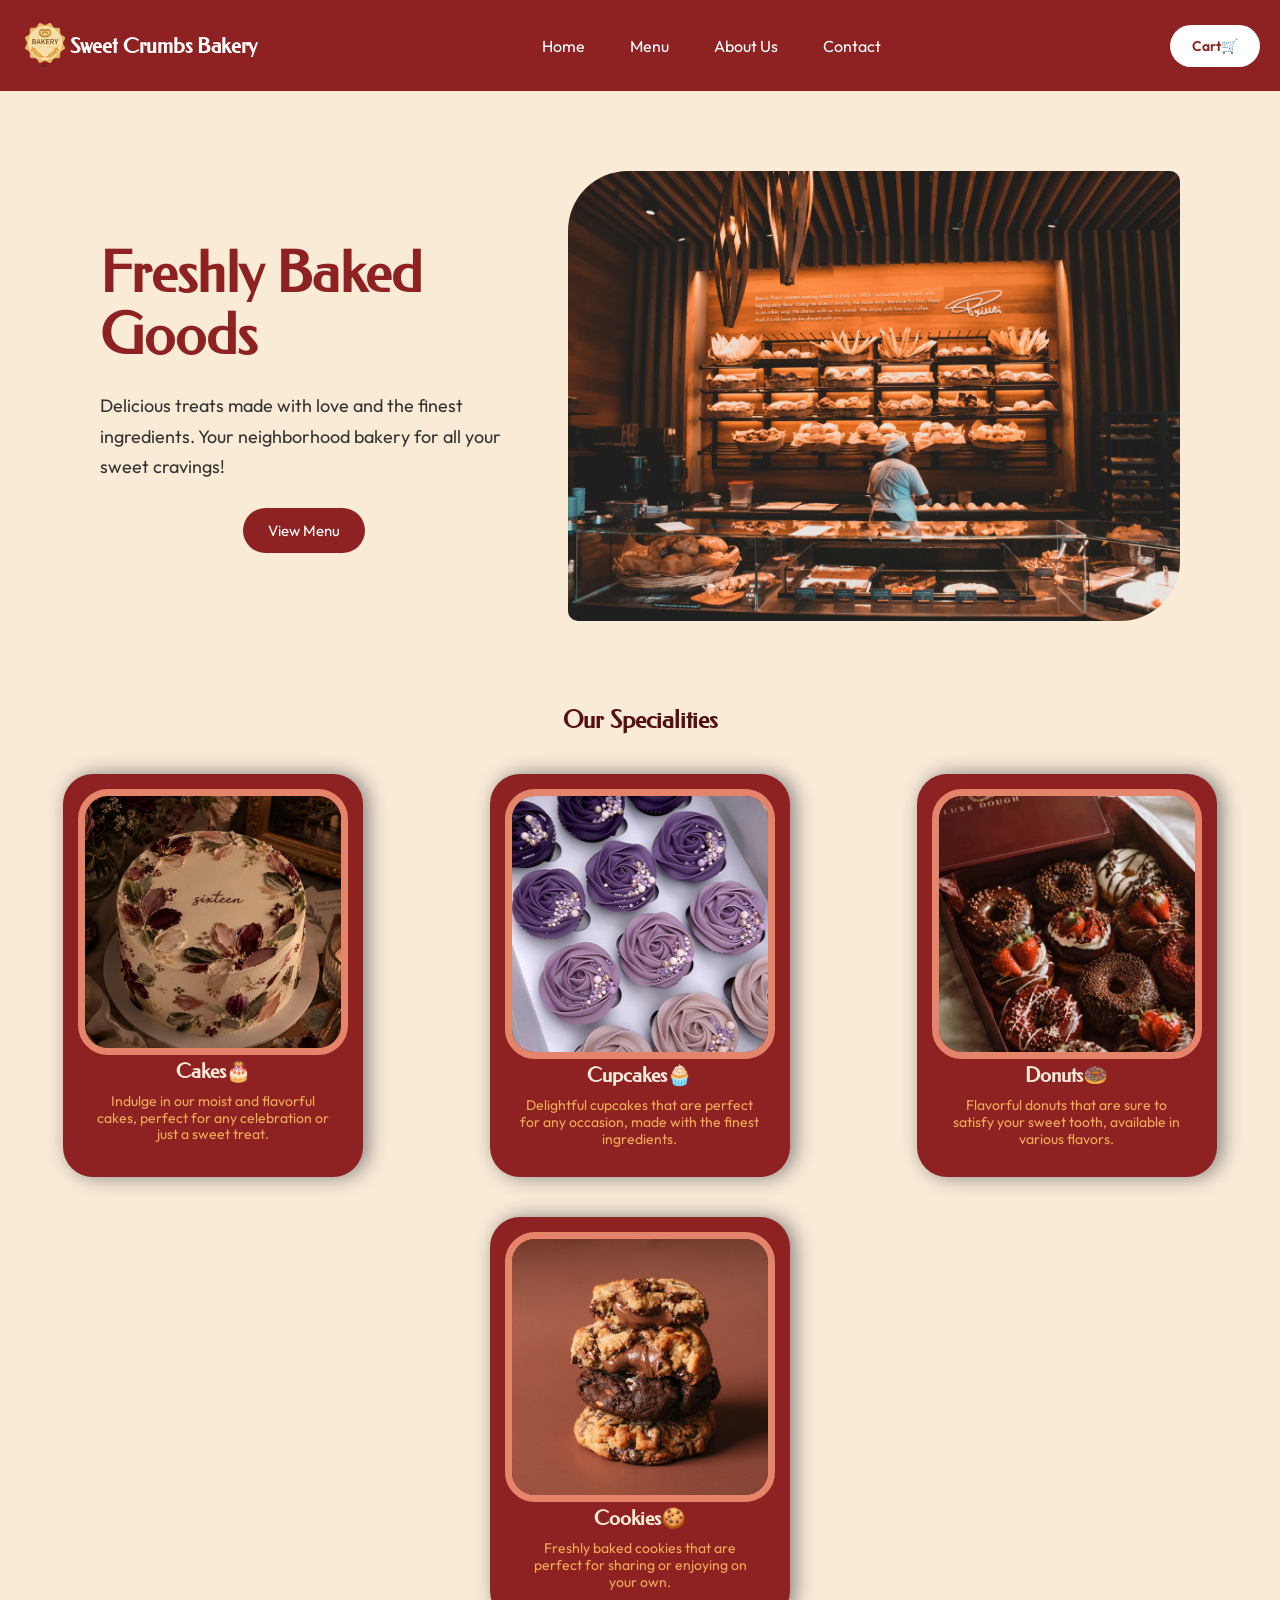
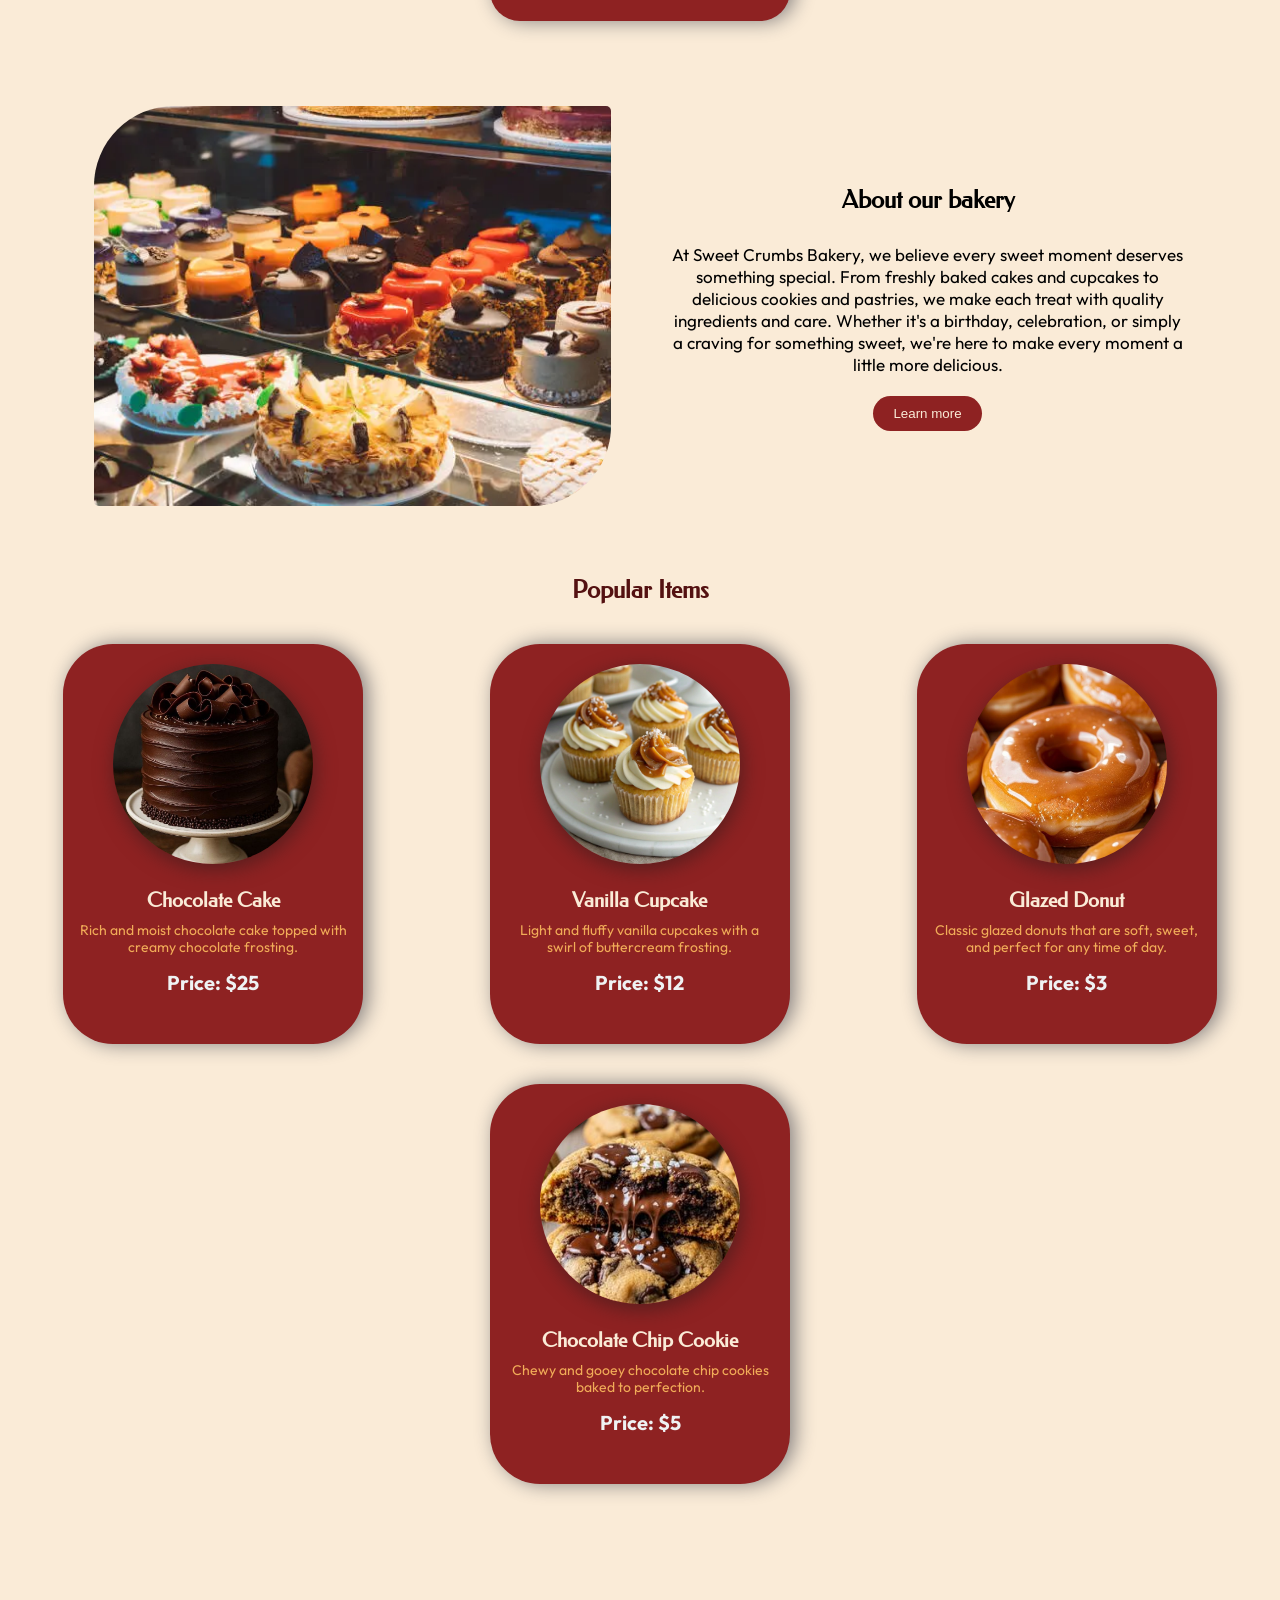
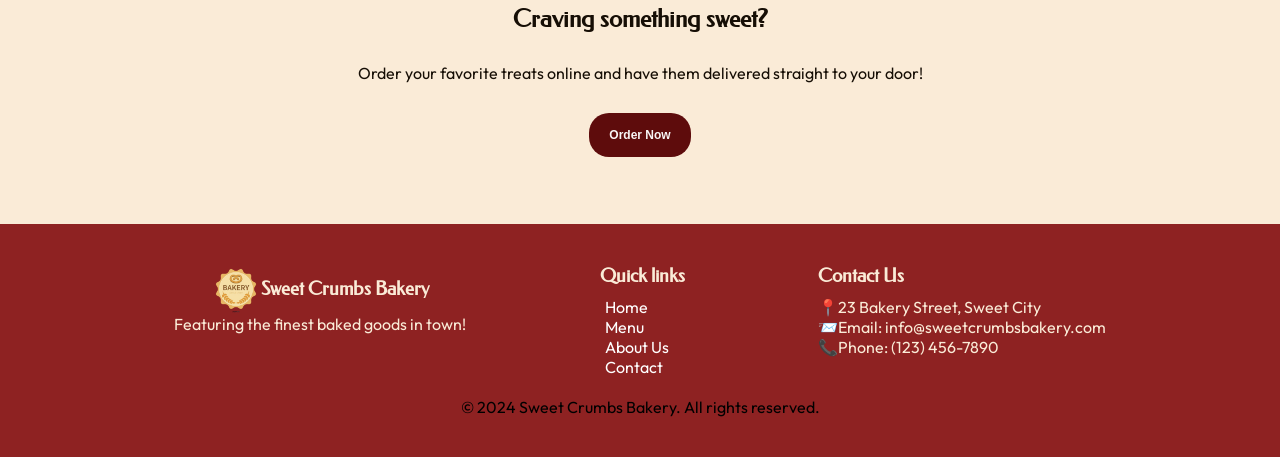
<file: index.html>
<!DOCTYPE html>
<html lang="en">

<head>
    <meta charset="UTF-8">
    <meta name="viewport" content="width=device-width, initial-scale=1.0">
    <title>Sweet Crumbs Bakery</title>
    <link rel="stylesheet" href="css/style.css">
    <link rel="preconnect" href="https://fonts.googleapis.com">
    <link rel="preconnect" href="https://fonts.gstatic.com" crossorigin>
    <link href="https://fonts.googleapis.com/css2?family=Federo&display=swap" rel="stylesheet">
</head>

<body>
    <nav class="navbar">
        <div class="web-name">
            <a href="index.html"><img src="images/logo.png" alt="Sweet Crumbs Bakery Logo" width="50"></a>
            <h3>Sweet Crumbs Bakery</h3>
        </div>
        <ul class="menu">
            <li><a href="index.html">Home</a></li>
            <li><a href="menu.html">Menu</a></li>
            <li><a href="about.html">About Us</a></li>
            <li><a href="contact.html">Contact</a></li>
        </ul>
        <button class="cart-btn">Cart🛒</button>
    </nav>

    <section class="hero">
        <div class="hero-text">
            <h1>Freshly Baked Goods</h1>
            <p>Delicious treats made with love and the finest ingredients. Your neighborhood bakery for all your sweet
                cravings!</p>
            <div class="menu-btn-container"><a href="menu.html"><button class="menu-btn">View Menu</button></a></div>
        </div>
        <div class="hero-img">
            <img src="images/bakery.jpg" alt="Bakery Image">
        </div>
    </section>

    <section class="specialities">
        <h2>Our Specialities</h2>
        <div class="specialities-container">
            <div class="specialities-card">
                <img src="images/cake.jpg" alt="Cake">
                <h3>Cakes🎂</h3>
                <p>Indulge in our moist and flavorful cakes, perfect for any celebration or just a sweet treat.</p>
            </div>
            <div class="specialities-card">
                <img src="images/cupcake.jpg" alt="Cupcake">
                <h3>Cupcakes🧁</h3>
                <p>Delightful cupcakes that are perfect for any occasion, made with the finest ingredients.</p>
            </div>
            <div class="specialities-card">
                <img src="images/donut.jpg" alt="Donut">
                <h3>Donuts🍩</h3>
                <p>Flavorful donuts that are sure to satisfy your sweet tooth, available in various flavors.</p>
            </div>
            <div class="specialities-card">
                <img src="images/cookies.jpg" alt="Cookie" width="300px" height="270px">
                <h3>Cookies🍪</h3>
                <p>Freshly baked cookies that are perfect for sharing or enjoying on your own.</p>
            </div>
        </div>
    </section>

    <section class="about">
        <div class="about-img">
            <img src="images/about.webp" alt="About Us Image">
        </div>
        <div class="about-content">
            <h2>About our bakery</h2>
            <p>At Sweet Crumbs Bakery,
                we believe every sweet moment deserves something special. From freshly baked cakes and cupcakes to
                delicious cookies and pastries, we make each treat with quality ingredients and care. Whether it's a
                birthday, celebration, or simply a craving for something sweet, we're here to make every moment a little
                more delicious.</p>

            <div class="learn-btn-container">
                <a href="about.html"><button class="learn-btn">Learn more</button></a>
            </div>
        </div>
    </section>

    <section class="popular-items">
        <h2>Popular Items</h2>
        <div class="popular-items-container">
            <div class="popular-items-card">
                <img src="images/chocolate-cake.jpg" alt="Chocolate Cake">
                <h3>Chocolate Cake</h3>
                <p>Rich and moist chocolate cake topped with creamy chocolate frosting.</p>
                <h5>Price: $25</h5>
            </div>
            <div class="popular-items-card">
                <img src="images/vanilla-cupcake.jpg" alt="Vanilla Cupcake">
                <h3>Vanilla Cupcake</h3>
                <p>Light and fluffy vanilla cupcakes with a swirl of buttercream frosting.</p>
                <h5>Price: $12</h5>
            </div>
            <div class="popular-items-card">
                <img src="images/glazed-donut.jpg" alt="Glazed Donut">
                <h3>Glazed Donut</h3>
                <p>Classic glazed donuts that are soft, sweet, and perfect for any time of day.</p>
                <h5>Price: $3</h5>
            </div>
            <div class="popular-items-card">
                <img src="images/chocolate-chip-cookie.jpg" alt="Chocolate Chip Cookie">
                <h3>Chocolate Chip Cookie</h3>
                <p>Chewy and gooey chocolate chip cookies baked to perfection.</p>
                <h5>Price: $5</h5>
            </div>
        </div>
    </section>
    
    <section class="cta-section">
        <div class="cta-container">
            <div><h2>Craving something sweet?</h2></div>
           <div><p>Order your favorite treats online and have them delivered straight to your door!</p></div>
            <div class="order-btn-container"><a href="menu.html"><button class="order-btn-cta">Order Now</button></a></div>
        </div>
        
    </section>
    
    <footer>  
        <div class="footer-container">
         
        <div class = "footer-logo">
        <h3><img src="images/logo.png" alt="Sweet Crumbs Bakery Logo" width="50">Sweet Crumbs Bakery</h3>
        <p>Featuring the finest baked goods in town!</p>
        </div>
        
        <div class="quick">
            <h3>Quick links</h3>
        <ul class="footer-menu">
            <li><a href="index.html">Home</a></li>
            <li><a href="menu.html">Menu</a></li>
            <li><a href="about.html">About Us</a></li>
            <li><a href="contact.html">Contact</a></li>
        </ul>
        </div>
        <div class="info">
            <h3>Contact Us</h3>
            <p>📍23 Bakery Street, Sweet City</p>
            <p>📨Email: info@sweetcrumbsbakery.com</p>
            <p>📞Phone: (123) 456-7890</p>
        </div>
        </div>
        <p>&copy; 2024 Sweet Crumbs Bakery. All rights reserved.</p>
    </footer>
</body>

</html>
</file>
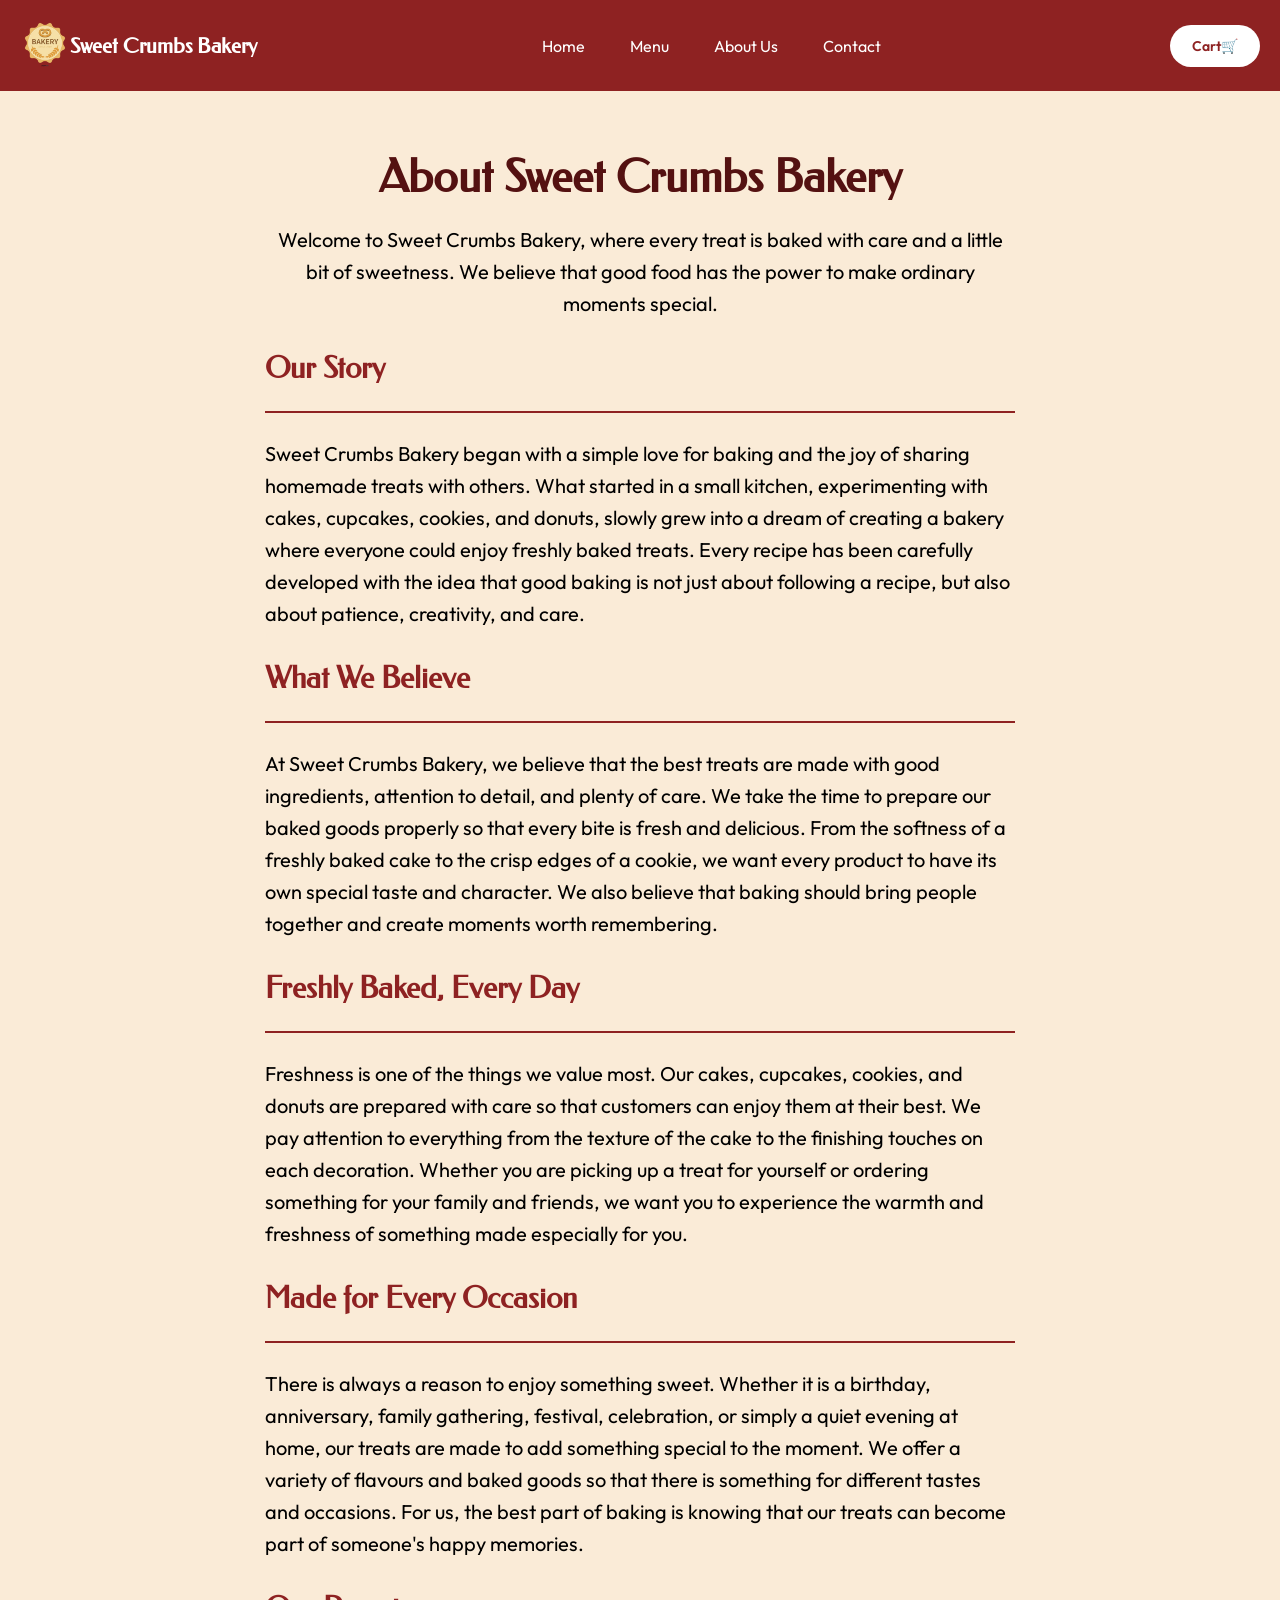
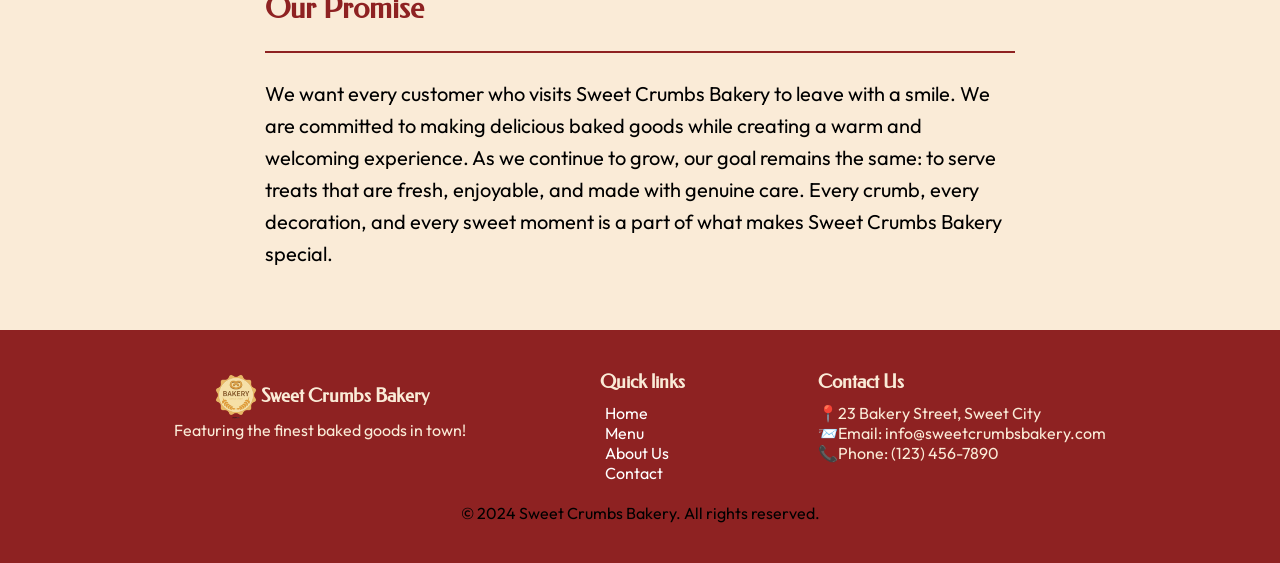
<file: about.html>
<!DOCTYPE html>
<html lang="en">
<head>
    <meta charset="UTF-8">
    <meta name="viewport" content="width=device-width, initial-scale=1.0">
    <title>Sweet Crumbs Bakery - About</title>
    <link rel="stylesheet" href="css/style.css">
</head>
<body>
    <nav class="navbar">
        <div class="web-name">
            <a href="index.html"><img src="images/logo.png" alt="Sweet Crumbs Bakery Logo" width="50"></a>
            <h3>Sweet Crumbs Bakery</h3>
        </div>
        <ul class="menu">
            <li><a href="index.html">Home</a></li>
            <li><a href="menu.html">Menu</a></li>
            <li><a href="about.html">About Us</a></li>
            <li><a href="contact.html">Contact</a></li>
        </ul>
        <button class="cart-btn">Cart🛒</button>
    </nav>

    <section class="about-article">

    <h1>About Sweet Crumbs Bakery</h1>

    <p class="first-p">
        Welcome to Sweet Crumbs Bakery, where every treat is baked
        with care and a little bit of sweetness. We believe that
        good food has the power to make ordinary moments special.
    </p>

    <h2>Our Story</h2>
    <hr>
   <p>
    Sweet Crumbs Bakery began with a simple love for baking and the joy
    of sharing homemade treats with others. What started in a small
    kitchen, experimenting with cakes, cupcakes, cookies, and donuts,
    slowly grew into a dream of creating a bakery where everyone could
    enjoy freshly baked treats. Every recipe has been carefully developed
    with the idea that good baking is not just about following a recipe,
    but also about patience, creativity, and care.
</p>

    <h2>What We Believe</h2>
    <hr>
    <p>
    At Sweet Crumbs Bakery, we believe that the best treats are made
    with good ingredients, attention to detail, and plenty of care.
    We take the time to prepare our baked goods properly so that every
    bite is fresh and delicious. From the softness of a freshly baked
    cake to the crisp edges of a cookie, we want every product to have
    its own special taste and character. We also believe that baking
    should bring people together and create moments worth remembering.
</p>

    <h2>Freshly Baked, Every Day</h2>
    <hr>
    <p>
    Freshness is one of the things we value most. Our cakes, cupcakes,
    cookies, and donuts are prepared with care so that customers can
    enjoy them at their best. We pay attention to everything from the
    texture of the cake to the finishing touches on each decoration.
    Whether you are picking up a treat for yourself or ordering
    something for your family and friends, we want you to experience
    the warmth and freshness of something made especially for you.
</p>

    <h2>Made for Every Occasion</h2>
    <hr>
    <p>
    There is always a reason to enjoy something sweet. Whether it is a
    birthday, anniversary, family gathering, festival, celebration, or
    simply a quiet evening at home, our treats are made to add something
    special to the moment. We offer a variety of flavours and baked goods
    so that there is something for different tastes and occasions. For
    us, the best part of baking is knowing that our treats can become
    part of someone's happy memories.
</p>
<h2>Our Promise</h2>
<hr>
<p>
    We want every customer who visits Sweet Crumbs Bakery to leave with
    a smile. We are committed to making delicious baked goods while
    creating a warm and welcoming experience. As we continue to grow,
    our goal remains the same: to serve treats that are fresh, enjoyable,
    and made with genuine care. Every crumb, every decoration, and every
    sweet moment is a part of what makes Sweet Crumbs Bakery special.
</p>
</section>

    <footer>  
        <div class="footer-container">
         
        <div class = "footer-logo">
        <h3><img src="images/logo.png" alt="Sweet Crumbs Bakery Logo" width="50">Sweet Crumbs Bakery</h3>
        <p>Featuring the finest baked goods in town!</p>
        </div>
        
        <div class="quick">
            <h3>Quick links</h3>
        <ul class="footer-menu">
            <li><a href="index.html">Home</a></li>
            <li><a href="menu.html">Menu</a></li>
            <li><a href="about.html">About Us</a></li>
            <li><a href="contact.html">Contact</a></li>
        </ul>
        </div>
        <div class="info">
            <h3>Contact Us</h3>
            <p>📍23 Bakery Street, Sweet City</p>
            <p>📨Email: info@sweetcrumbsbakery.com</p>
            <p>📞Phone: (123) 456-7890</p>
        </div>
        </div>
        <p>&copy; 2024 Sweet Crumbs Bakery. All rights reserved.</p>
    </footer>
</body>
</html>
</file>
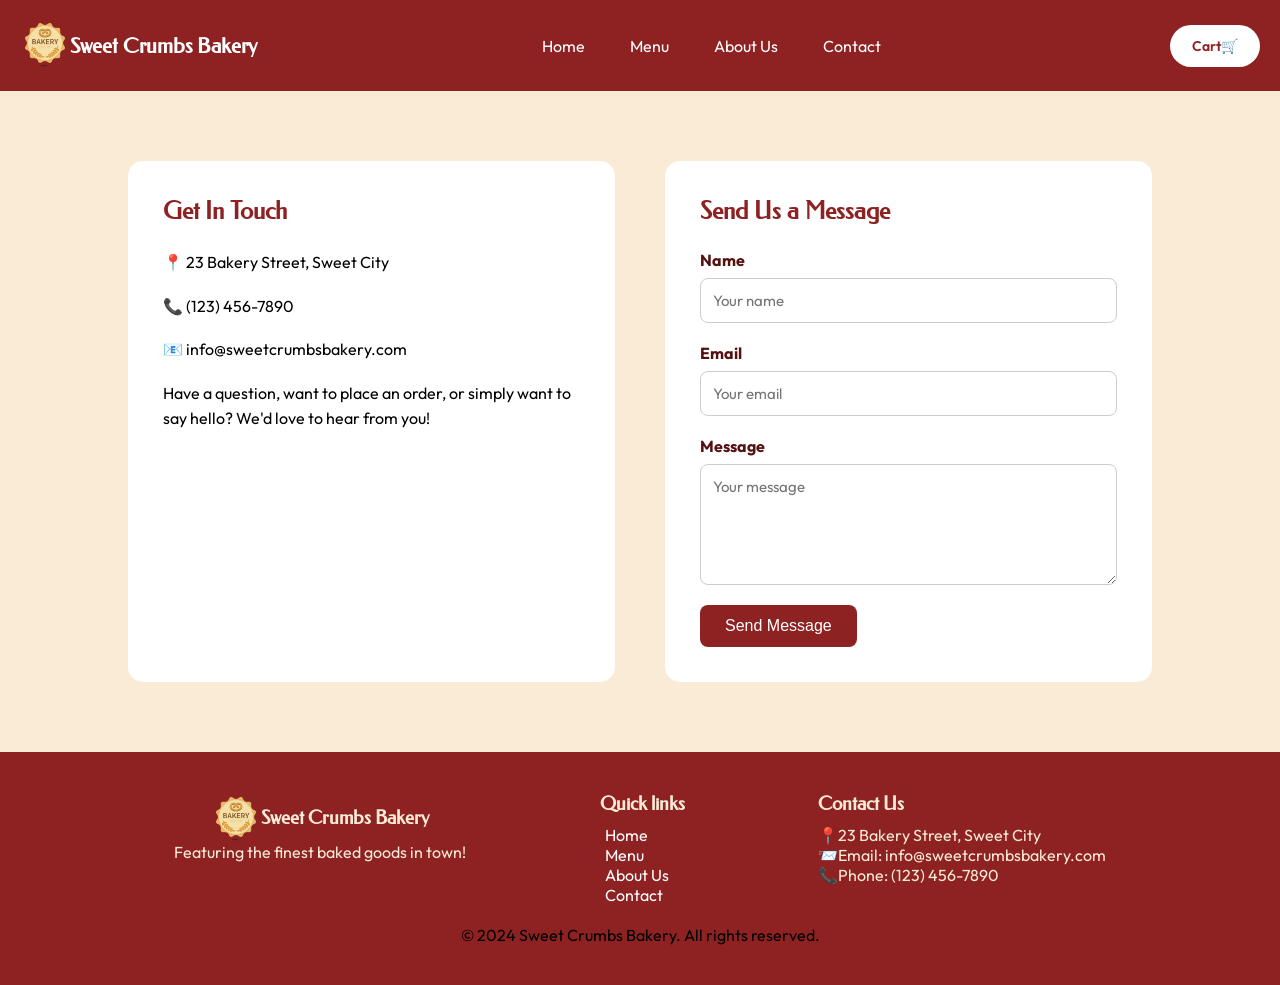
<file: contact.html>
<!DOCTYPE html>
<html lang="en">
<head>
    <meta charset="UTF-8">
    <meta name="viewport" content="width=device-width, initial-scale=1.0">
    <title>Sweet Crumbs Bakery - Contact</title>
    <link rel="stylesheet" href="css/style.css">
</head>
<body>
    <nav class="navbar">
        <div class="web-name">
            <a href="index.html"><img src="images/logo.png" alt="Sweet Crumbs Bakery Logo" width="50"></a>
            <h3>Sweet Crumbs Bakery</h3>
        </div>
        <ul class="menu">
            <li><a href="index.html">Home</a></li>
            <li><a href="menu.html">Menu</a></li>
            <li><a href="about.html">About Us</a></li>
            <li><a href="contact.html">Contact</a></li>
        </ul>
        <button class="cart-btn">Cart🛒</button>
    </nav>
     
    <section class="contact-section">

        <div class="contact-info">
            <h2>Get In Touch</h2>

            <p>📍 23 Bakery Street, Sweet City</p>
            <p>📞 (123) 456-7890</p>
            <p>📧 info@sweetcrumbsbakery.com</p>

            <p>
                Have a question, want to place an order, or simply want to
                say hello? We'd love to hear from you!
            </p>
        </div>


        <div class="contact-form">
            <h2>Send Us a Message</h2>

            <form>

                <label for="name">Name</label>
                <input type="text" id="name" placeholder="Your name">

                <label for="email">Email</label>
                <input type="email" id="email" placeholder="Your email">

                <label for="message">Message</label>
                <textarea id="message" rows="5"
                    placeholder="Your message"></textarea>

                <button type="submit">Send Message</button>

            </form>
        </div>

    </section>

    <footer>  
        <div class="footer-container">
         
        <div class = "footer-logo">
        <h3><img src="images/logo.png" alt="Sweet Crumbs Bakery Logo" width="50">Sweet Crumbs Bakery</h3>
        <p>Featuring the finest baked goods in town!</p>
        </div>
        
        <div class="quick">
            <h3>Quick links</h3>
        <ul class="footer-menu">
            <li><a href="index.html">Home</a></li>
            <li><a href="menu.html">Menu</a></li>
            <li><a href="about.html">About Us</a></li>
            <li><a href="contact.html">Contact</a></li>
        </ul>
        </div>
        <div class="info">
            <h3>Contact Us</h3>
            <p>📍23 Bakery Street, Sweet City</p>
            <p>📨Email: info@sweetcrumbsbakery.com</p>
            <p>📞Phone: (123) 456-7890</p>
        </div>
        </div>
        <p>&copy; 2024 Sweet Crumbs Bakery. All rights reserved.</p>
    </footer>
</body>
</html>
</file>
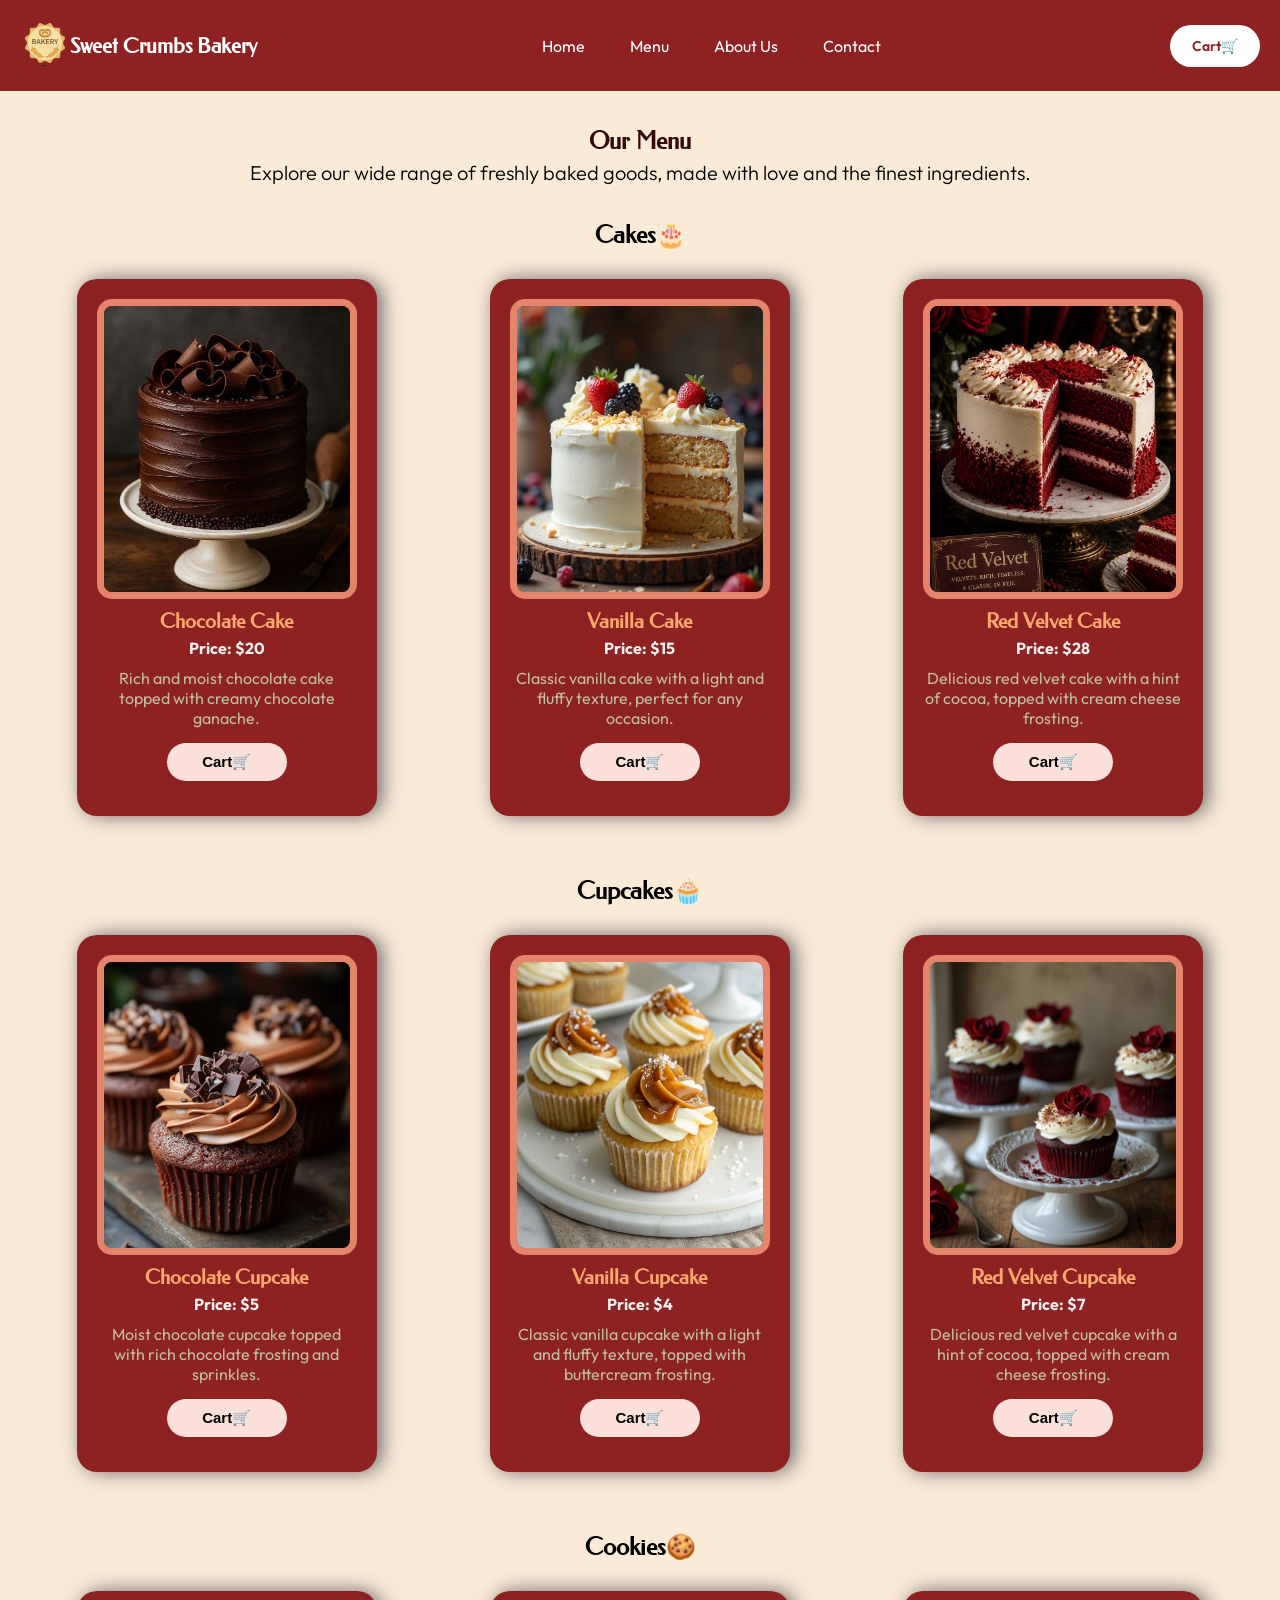
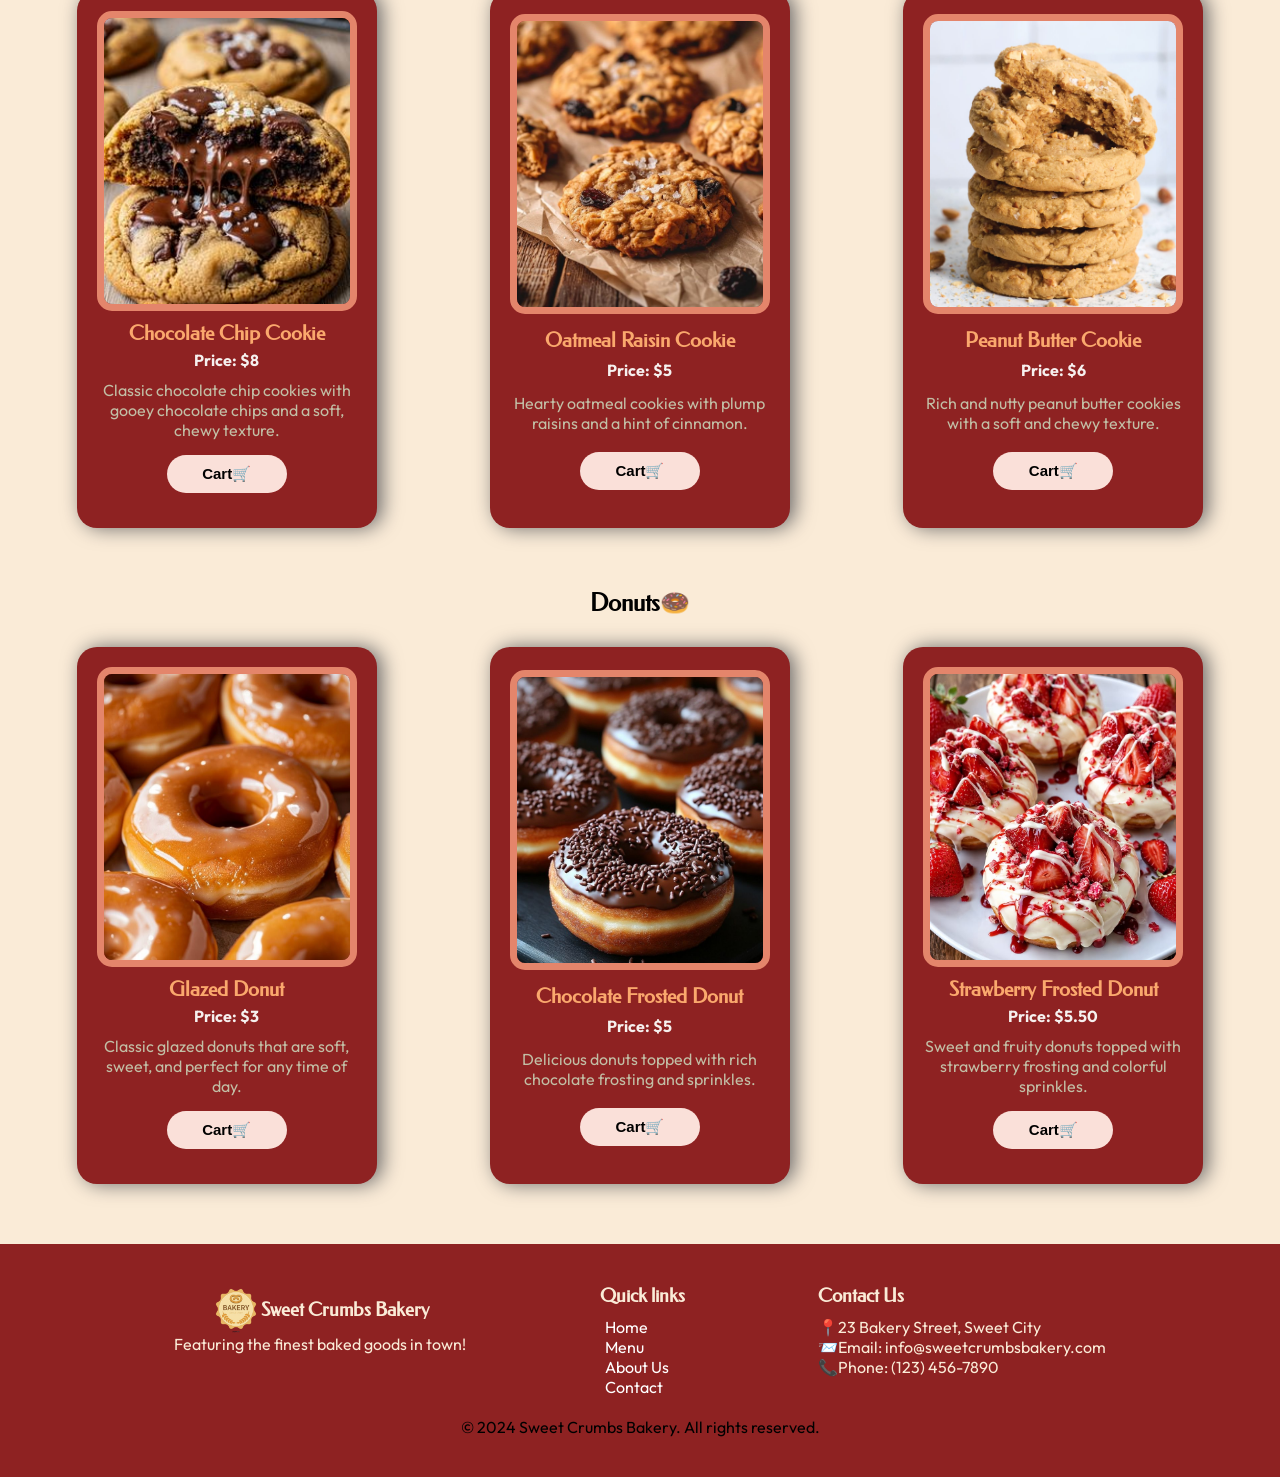
<file: menu.html>
<!DOCTYPE html>
<html lang="en">
<head>
    <meta charset="UTF-8">
    <meta name="viewport" content="width=device-width, initial-scale=1.0">
    <title>Sweet Crumbs Bakery - Menu</title>
    <link rel="stylesheet" href="css/style.css">
</head>
<body>
    <nav class="navbar">
        <div class="web-name">
            <a href="index.html"><img src="images/logo.png" alt="Sweet Crumbs Bakery Logo" width="50"></a>
            <h3>Sweet Crumbs Bakery</h3>
        </div>
        <ul class="menu">
            <li><a href="index.html">Home</a></li>
            <li><a href="menu.html">Menu</a></li>
            <li><a href="about.html">About Us</a></li>
            <li><a href="contact.html">Contact</a></li>
        </ul>
        <button class="cart-btn">Cart🛒</button>
    </nav>

    <section class="menu-header">
        <h1>Our Menu</h1>
        <p>Explore our wide range of freshly baked goods, made with love and the finest ingredients.</p>
    </section>

    <section class="menu-page">
        <h2>Cakes🎂</h2>
        <div class="menu-container">  
            <div class="menu-card">
                <img src="images/chocolate-cake.jpg" alt="Chocolate Cake">
                <h3>Chocolate Cake</h3>
                <h4>Price: $20</h4>
                <p>Rich and moist chocolate cake topped with creamy chocolate ganache.</p>
                <button class="atocart-btn">Cart🛒</button>
            </div>
            <div class="menu-card">
                <img src="images/cake2.jpg" alt="Vanilla Cake">
                <h3>Vanilla Cake</h3>
                <h4>Price: $15</h4>
                <p>Classic vanilla cake with a light and fluffy texture, perfect for any occasion.</p>
                <button class="atocart-btn">Cart🛒</button>
            </div>
            <div class="menu-card">
                <img src="images/cake3.jpg" alt="Red Velvet Cake">
                <h3>Red Velvet Cake</h3>
                <h4>Price: $28</h4>
                <p>Delicious red velvet cake with a hint of cocoa, topped with cream cheese frosting.</p>
                <button class="atocart-btn">Cart🛒</button>
            </div>
        </div>
    </section>

    <section class="menu-page">
        <h2>Cupcakes🧁</h2>
        <div class="menu-container">
            <div class="menu-card">
                <img src="images/cupcake1.jpg" alt="Chocolate Cupcake">
                <h3>Chocolate Cupcake</h3>
                <h4>Price: $5</h4>
                <p>Moist chocolate cupcake topped with rich chocolate frosting and sprinkles.</p>
                <button class="atocart-btn">Cart🛒</button>
            </div>
            <div class="menu-card">
                <img src="images/vanilla-cupcake.jpg" alt="Vanilla Cupcake">
                <h3>Vanilla Cupcake</h3>
                <h4>Price: $4</h4>
                <p>Classic vanilla cupcake with a light and fluffy texture, topped with buttercream frosting.</p>
                <button class="atocart-btn">Cart🛒</button>
            </div>
            <div class="menu-card">
                <img src="images/cupcake3.jpg" alt="Red Velvet Cupcake">
                <h3>Red Velvet Cupcake</h3>
                <h4>Price: $7</h4>
                <p>Delicious red velvet cupcake with a hint of cocoa, topped with cream cheese frosting.</p>
                <button class="atocart-btn">Cart🛒</button>
            </div>
        </div>
    </section>
    
    <section class="menu-page">
        <h2>Cookies🍪</h2>
        <div class="menu-container">
            <div class="menu-card">
                <img src="images/chocolate-chip-cookie.jpg" alt="Chocolate Chip Cookie">
                <h3>Chocolate Chip Cookie</h3>
                <h4>Price: $8</h4>
                <p>Classic chocolate chip cookies with gooey chocolate chips and a soft, chewy texture.</p>
                <button class="atocart-btn">Cart🛒</button>
            </div>
            <div class="menu-card">
                <img src="images/cookie2.jpg" alt="Oatmeal Raisin Cookie">
                <h3>Oatmeal Raisin Cookie</h3>
                <h4>Price: $5</h4>
                <p>Hearty oatmeal cookies with plump raisins and a hint of cinnamon.</p>
                <button class="atocart-btn">Cart🛒</button>
            </div>
            <div class="menu-card">
                <img src="images/cookie3.jpg" alt="Peanut Butter Cookie">
                <h3>Peanut Butter Cookie</h3>
                <h4>Price: $6</h4>
                <p>Rich and nutty peanut butter cookies with a soft and chewy texture.</p>
                <button class="atocart-btn">Cart🛒</button>
            </div>
        </div>
    </section>
    
    <section class="menu-page">
         <h2>Donuts🍩</h2>
        <div class="menu-container">
            <div class="menu-card">
                <img src="images/glazed-donut.jpg" alt="Glazed Donut">
                <h3>Glazed Donut</h3>
                <h4>Price: $3</h4>
                <p>Classic glazed donuts that are soft, sweet, and perfect for any time of day.</p>
                <button class="atocart-btn">Cart🛒</button>
            </div>
            <div class="menu-card">
                <img src="images/donut2.jpg" alt="Chocolate Frosted Donut">
                <h3>Chocolate Frosted Donut</h3>
                <h4>Price: $5</h4>
                <p>Delicious donuts topped with rich chocolate frosting and sprinkles.</p>
                <button class="atocart-btn">Cart🛒</button>
            </div>
            <div class="menu-card">
                <img src="images/donut3.jpg" alt="Strawberry Frosted Donut">
                <h3>Strawberry Frosted Donut</h3>
                <h4>Price: $5.50</h4>
                <p>Sweet and fruity donuts topped with strawberry frosting and colorful sprinkles.</p>
                <button class="atocart-btn">Cart🛒</button>
            </div>
        </div>
    </section>
  
 <footer>  
        <div class="footer-container">
         
        <div class = "footer-logo">
        <h3><img src="images/logo.png" alt="Sweet Crumbs Bakery Logo" width="50">Sweet Crumbs Bakery</h3>
        <p>Featuring the finest baked goods in town!</p>
        </div>
        
        <div class="quick">
            <h3>Quick links</h3>
        <ul class="footer-menu">
            <li><a href="index.html">Home</a></li>
            <li><a href="menu.html">Menu</a></li>
            <li><a href="about.html">About Us</a></li>
            <li><a href="contact.html">Contact</a></li>
        </ul>
        </div>
        <div class="info">
            <h3>Contact Us</h3>
            <p>📍23 Bakery Street, Sweet City</p>
            <p>📨Email: info@sweetcrumbsbakery.com</p>
            <p>📞Phone: (123) 456-7890</p>
        </div>
        </div>
        <p>&copy; 2024 Sweet Crumbs Bakery. All rights reserved.</p>
    </footer>
</body>
</html>
</file>
<file: css/style.css>
@import url('https://fonts.googleapis.com/css2?family=Federo&family=Outfit:wght@100..900&display=swap');

*{
    margin:0;
    padding:0;
    box-sizing:border-box;
}

body{
        background-color: antiquewhite;
        min-height: 100vh;
        display: flex;
        flex-direction: column;
        font-family: "Outfit", sans-serif;
}
h1, h2, h3 {
    font-family: "Federo", sans-serif;
}

/*===============
    INDEX PAGE
=================*/


/* Navbar */
.navbar{
    display:flex;
    justify-content:space-between;
    align-items:center;
    padding:18px 20px;
    background-color:#8e2222;
}
.cart-btn {
    margin-left: 5px;
    padding: 12px 22px;
    border: none;
    border-radius: 25px;
    font-family: "Outfit", sans-serif;
    font-size: 14px;
    background-color: #fff;
    color: #8e2222;
    font-weight: 600;
    cursor: pointer;
    transition: 0.3s;
}
.cart-btn:hover {
    background-color: #faa86d;
    color: #541111;
}
.web-name{
    display:flex;
    align-items: center;
    color: #fff;
    font-family: "Federo", sans-serif;
    font-size: 18px;
}
.menu{
    display:flex;
    list-style:none;
    gap: 45px;
}
li a{
    text-decoration:none;
    color: #fff;
    font-size: 16px;
    font-family: "Outfit", sans-serif;
    transition: 0.3s;
}
li a:hover {
    color: #faa86d;
}

/* Hero section */
.hero{
    display:flex;
    justify-content:space-between;
    align-items:center;
    padding: 80px 100px;
    gap: 60px;
    min-height: 550px;
}
.hero-text h1 {
    font-family: "Federo", sans-serif;
    font-size: 56px;
    line-height: 1.1;
    color: #8e2222;
}
.hero-text p {
    margin: 25px 0;
    font-size: 18px;
    color: #333;
    line-height: 1.7;
    max-width: 500px;
}
.hero-text{
    width: 40%;
}
.hero-img{
    width: 60%;
}

.hero-img img {
    width: 100%;
    height: 450px;
    object-fit: cover;
    border-radius: 60px 10px 60px 10px;
}
.menu-btn {
    display: inline-block;
    padding: 13px 25px;
    border: none;
    border-radius: 25px;
    font-family: "Outfit", sans-serif;
    font-size: 15px;
    background-color: #8e2222;
    color: #fff;
    cursor: pointer;
    transition: 0.3s;
}
.menu-btn:hover {
    background-color: #541111;
    transform: translateY(-3px);
}
.menu-btn-container{
  display: flex;
  justify-content: center;
}

/*  Specialities */
.specialities h2{
    text-align: center;
    margin-bottom: 20px;
    color:#541111
}
.specialities-container{
    display: flex;  
    flex-wrap: wrap;
    justify-content: space-around;
}
.specialities-card{
  width:300px;
  background-color: #8e2222;
  text-align: center;
  border-radius: 30px;
  padding: 15px;
  margin:20px;
  box-shadow: 5px 0px 20px rgb(133, 128, 128) ;
  transition: 0.5s ease;
}
.specialities-card:hover{
    transform: translateY(-10px) scale(1.03);
    box-shadow: 0 5px 30px rgb(93, 59, 59);
}
.specialities-card img{
    width:100%;
    object-fit: cover;
    border-radius: 30px;
    border: #e4856b 7px solid;
    box-sizing: border-box;
}
.specialities-card h3{
    color: antiquewhite;
    font-size: 20px;
    margin-bottom: 10px;
}
.specialities-card p{
    padding: 0 15px 15px 15px;
    line-height: 1.2;
    font-size: 14px;
    color:rgb(241, 172, 88)
}

/* About section */ 
.about{
    display:flex;
    justify-content:space-around;
    margin:45px;
    background-color: antiquewhite;
    padding:20px;
    align-items: center;
    flex-wrap: wrap;
}
.about-img{
    width:45%;
}
.about-content{
    width:45%;
}
.about-img img{
    width:100%;
    height:400px;
    object-fit: cover;
    border-radius: 80px 5px 80px 5px;
}
.about-content h2{
    text-align: center;
    margin-bottom: 30px;
}
.learn-btn-container{
    display: flex;
    justify-content: center;
}
.learn-btn{
    padding: 10px 20px;
    border: none;
    border-radius: 20px;
    background-color: #8e2222;
    color: antiquewhite;
    margin-top: 20px;
    cursor: pointer;
}
.about-content p{
    font-size: 17px;
    line-height: 1.3;
    text-align: center;
}

/* Popular Items */
.popular-items h2{
    text-align: center;
    margin-bottom: 20px;
    color:#541111
}
.popular-items-container{
    display: flex;  
    flex-wrap: wrap;
    justify-content: space-around;
}
.popular-items-card{
    width:300px;
    min-height: 400px;
    background-color: #8e2222;
    text-align: center;
    border-radius: 50px;
    margin:20px;
    transition: 0.5s ease;
     box-shadow: 5px 0px 20px rgb(133, 128, 128) ;
}

.popular-items-card:hover{
    transform: translateY(-3px) scale(1.03);
    box-shadow: 0 5px 30px rgb(93, 59, 59);
}

.popular-items-card img{
    width:200px;
    height: 200px;
    margin: 20px;
    object-fit: cover;
    border-radius: 50%;
    box-shadow: 2px 5px 20px rgb(86, 30, 30) ;
    box-sizing: border-box;
}

.popular-items-card h3{
    color: antiquewhite;
    font-size: 20px;
    margin-bottom: 10px;
}

.popular-items-card p{
    padding: 0 15px 15px 15px;
    line-height: 1.2;
    font-size: 14px;
    color:rgb(241, 172, 88)
}
 
.popular-items-card h5{
    color: rgb(239, 242, 243);
    font-size: 20px;
    margin-bottom: 10px;
}

/* CTA section */
.cta-section{
    background-color: antiquewhite;
    color: rgb(22, 14, 5);
    text-align: center;
    padding: 40px;
    margin-top: 40px;
}
.cta-container{
    display: flex;
    flex-direction: column;
    align-items: center;
    padding: 20px;
    gap:30px;
    height: 200px;
}
.order-btn-cta{
    padding: 15px 20px;
    border: none;
    border-radius: 20px;
    font-size: 12px;
    background-color: rgb(94, 12, 12);
    color: #f8f5f5;
    font-weight: bold;
    cursor: pointer;
}

/*Footer section*/

footer{
    background-color: #8e2222;
    margin-top: auto;
    padding: 40px;
}
.footer-container{
    display: flex;
    justify-content:space-evenly;
    color: antiquewhite;
}

.footer-logo h3{
    display: flex;
    align-items: center;
    justify-content:center ;
}

.footer-menu{
    list-style:none;
    margin:10px 0px 0 5px;
}

.info h3{
    margin-bottom: 10px;
}
footer>p{
    margin-top: 20px;
    text-align: center;
}

/* Responsive code - Home page */
@media(max-width:768px){
   
    .navbar {
        flex-direction: column;
        gap: 15px;
        padding: 15px;
    }

    .menu {
        display: flex;
        flex-direction: column;
        align-items: center;
        gap: 10px;
    }

    .hero{
        flex-direction: column;
        text-align: center;
        padding: 20px;
    }
    .hero-text{
        width: 100%;
    }
    .hero-img{
        width: 100%;
        margin-top: 20px;
    }
    .hero-text h1 {
    font-size: 40px;
}

    .hero-img img {
        height: 300px;
    }
    .about-img,.about-content{
        width: 100%;
    }
    .about-content{
        margin-top: 20px;
    }
    .footer-container{
        flex-direction: column;
        align-items: center;
        text-align: center;
        gap: 20px;
    }
}

@media(min-width:768px) and (max-width:899px){
   .menu{
    gap:35px;
   } 
}

/*==============
    MENU PAGE
  ==============*/
.menu-header{
    text-align: center;
    margin:35px;
}
.menu-header h1{
    color: rgb(52, 8, 8);
}
.menu-header p {
    margin-top: 5px;
    font-size: 20px;
    font-weight:300;
}

.menu-page{
    margin: 0 20px;
    text-align: center;
}

.menu-container {
    display: flex;
    justify-content: space-around;
    flex-wrap: wrap;
    margin: 30px 0;
}
.menu-card {
    display: flex;
    flex-direction: column;
    justify-content: space-evenly;
    align-items: center;
    width: 300px;
    background-color: #8e2222;
    padding: 20px;
    text-align: center;
    border-radius: 20px;
    margin-bottom: 30px;
    box-shadow: 5px 0 20px rgb(107, 105, 105);
    transition: 0.5s ease;
    cursor: pointer;
}
.menu-card:hover{
    box-shadow: 0px 5px 20px rgb(188, 106, 106);
    transform: translateY(-10px) scale(1.03);
}

.menu-card img {
    width: 100%;
    height: 300px;
    object-fit: cover;
    border-radius: 15px;
    box-sizing: border-box;
    border: #e4856b 7px solid;
    transition: 0.5s ease;
}

.menu-card h3 {
    font-size: 20px;
    color: #faa86d;
    margin-top: 10px;
}

.menu-card p {
    margin-top: 10px;
    color: rgb(194, 190, 165);
}

.menu-card h4 {
    margin-top: 5px;
    color: #f6f0ee;
}

.atocart-btn{
    width: 120px;
    padding: 10px 15px;
    margin: 15px;
    border: none;
    border-radius:25px;
    background-color: #fae0d9;
    font-size:15px;
    cursor: pointer;
    font-weight:750;
    transition: 0.7s ease;
}
.atocart-btn:hover{
    background-color: #f0a486;
    width:150px;
}

/*==============
   ABOUT PAGE 
  ==============*/
.about-article{
  max-width:900px;
  margin: 40px auto;
  padding: 20px;
}

.about-article h1{
    text-align: center;
    margin-bottom: 20px;
    font-size: 45px;
    color: #541111;
}

.first-p{
 max-width: 750px;
 text-align: center;
 margin:0 auto 30px;
 font-size: 20px;
 line-height: 1.6;
}

.about-article h2 {
    margin: 30px 0 15px;
    font-size: 30px;
    color: #8e2222;
}

.about-article p{
    max-width: 750px;
    margin-left: auto;
    margin-right: auto;
    font-size: 20px;
    line-height: 1.6;
}
.about-article hr {
    border: none;
    border-top: 2px solid #8e2222;
    margin:25px 0;
}

@media (min-width: 768px) and (max-width: 899px){
    .about-article{
        max-width: 400px;
    }
}

/* =========================
   CONTACT PAGE
========================= */

.contact-section {
    display: flex;
    justify-content: space-between;
    gap: 50px;
    padding: 70px 10%;
    background-color: antiquewhite;
}

.contact-info,
.contact-form {
    flex: 1;
    padding: 35px;
    background-color: white;
    border-radius: 15px;
}

.contact-info h2,
.contact-form h2 {
    color: #8e2222;
    margin-bottom: 25px;
}

.contact-info p {
    margin-bottom: 18px;
    line-height: 1.6;
}

.contact-form form {
    display: flex;
    flex-direction: column;
}

.contact-form label {
    margin-bottom: 8px;
    font-weight: bold;
    color: #541111;
}

.contact-form input,
.contact-form textarea {
    padding: 12px;
    margin-bottom: 20px;
    border: 1px solid #ccc;
    border-radius: 8px;
    font-size: 15px;
    font-family: inherit;
}

.contact-form textarea {
    resize:vertical;
}

.contact-form button {
    width:fit-content;
    padding: 12px 25px;
    background-color: #8e2222;
    color: white;
    border: none;
    border-radius: 8px;
    cursor: pointer;
    font-size: 16px;
}

.contact-form button:hover {
    background-color: #541111;
}

@media (max-width: 768px) {

    .contact-section {
        flex-direction: column;
        gap: 30px;
        padding: 50px 6%;
    }

    .contact-info,
    .contact-form {
        width: 100%;
        flex:none;
    }

}
</file>
